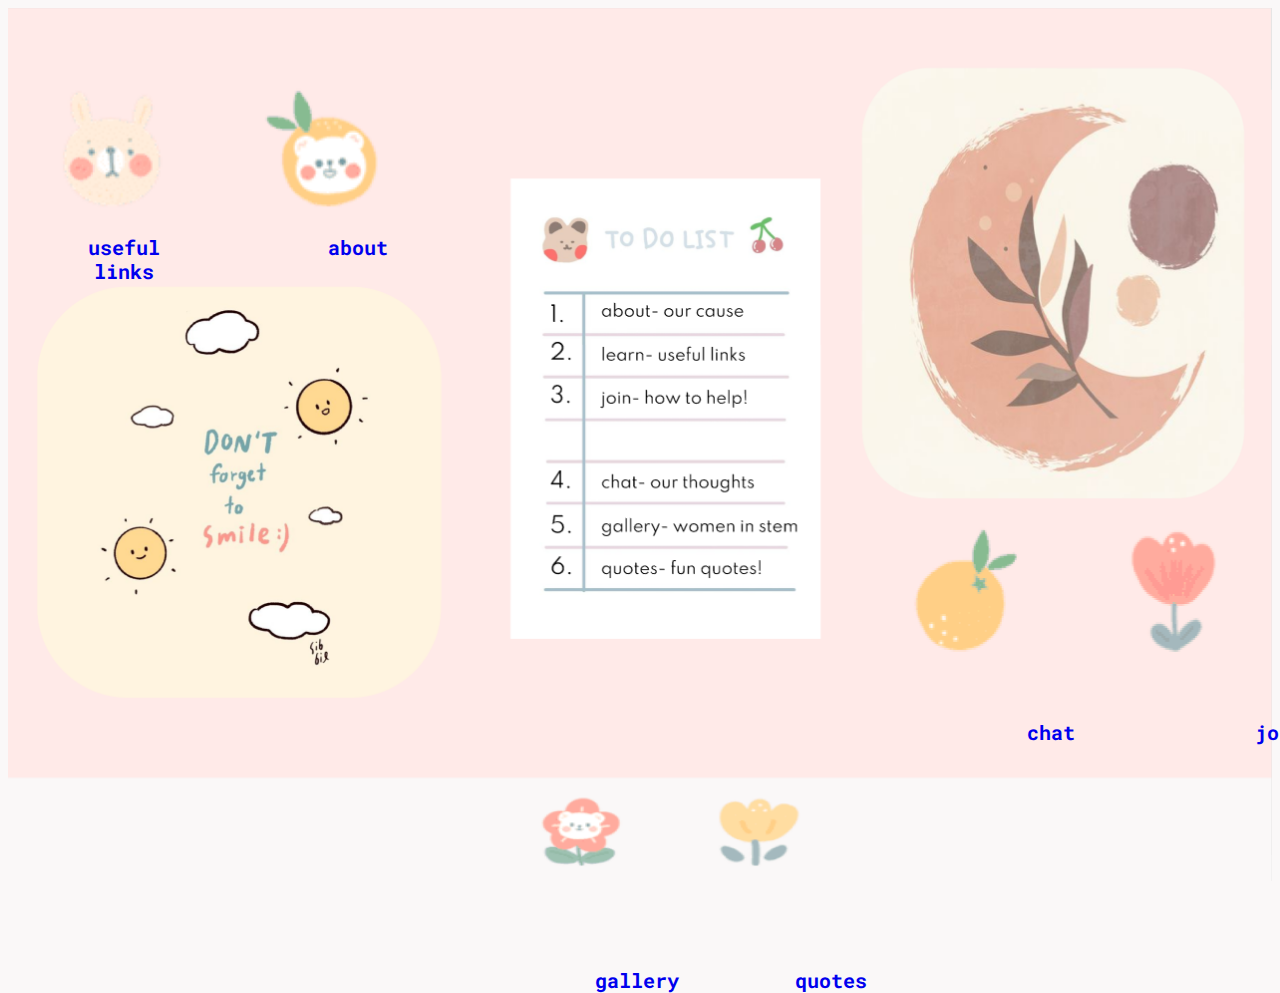
<file: index.html>
<!DOCTYPE html> 
<html lang="en">
    <head> 
        <meta charset="UTF-8">
        <title>Shea Butter Website</title> 
        <link rel="stylesheet" type="text/css" href="styles.css"> 
        <img id="backdrop" src="unknown.png" alt="backdrop">
        
        <!--fonts-->
        <link rel="preconnect" href="https://fonts.googleapis.com">
        <link rel="preconnect" href="https://fonts.gstatic.com" crossorigin>
        <link href="https://fonts.googleapis.com/css2?family=Roboto+Mono:wght@200&family=Spartan:wght@300&display=swap" rel="stylesheet">
    </head> 

    <body>
        <div class="app" id="about">
            <p id="aboutus"><a class="link" a href="Aboutus.html">about</a></p>
        </div> 
        <div class="app" id="useful links"></div> 
                <p id="Useful"><a class="link" href="learn.html">useful links</a></p>
        <div class="app" id="how to help"></div> 
              <p id="howtohelpp"><a class="link" href="join.html">join</a></p>
        <div class="app" id="chat"></div> 
              <p id="chatp"><a class="link" href="chat.html">chat</a></p>
        <div class="app" id="gallery"></div> 
                  <p id=galleryp><a class="link" href="gallery.html">gallery</a></p>
        <div class="app" id="quotes"></div>
                  <p id="quotesp"><a class="link" href="Quotespage.html">quotes</a></p>
    </body> 
       
 </html>
</file>
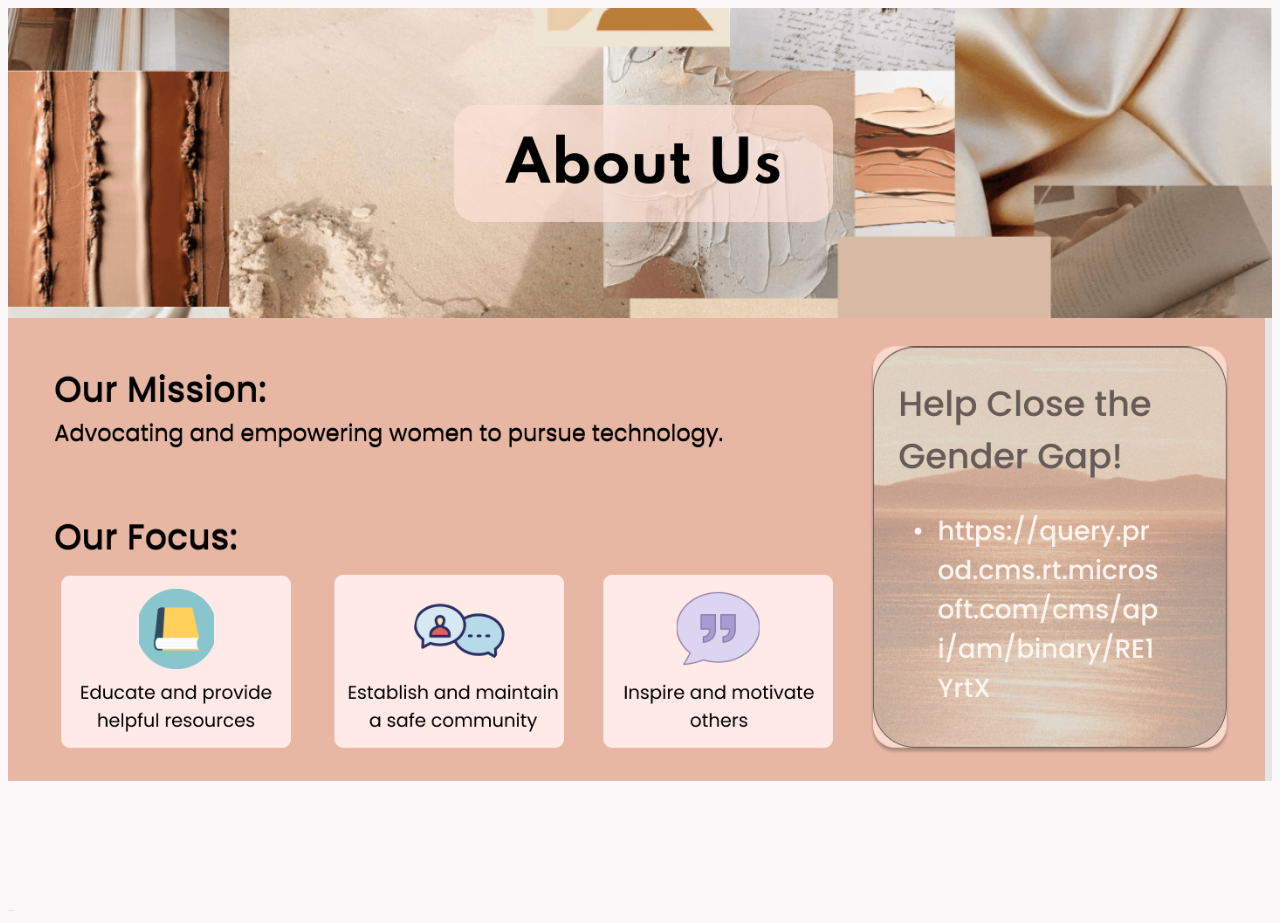
<file: Aboutus.html>
<!DOCTYPE html> 
<html lang="en">
    <head> 
        <meta charset="UTF-8">
        <title>Shea Butter Website</title> 
        <link rel="stylesheet" type="text/css" href="styles.css"> 
        <img id="aboutuspic" src="Aboutus.png" alt="aboutus">
        
        <!--fonts-->
        <link rel="preconnect" href="https://fonts.googleapis.com">
        <link rel="preconnect" href="https://fonts.gstatic.com" crossorigin>
        <link href="https://fonts.googleapis.com/css2?family=Roboto+Mono:wght@200&family=Spartan:wght@300&display=swap" rel="stylesheet">
    </head> 

    <body>
       
    </body> 
       
 </html>
</file>
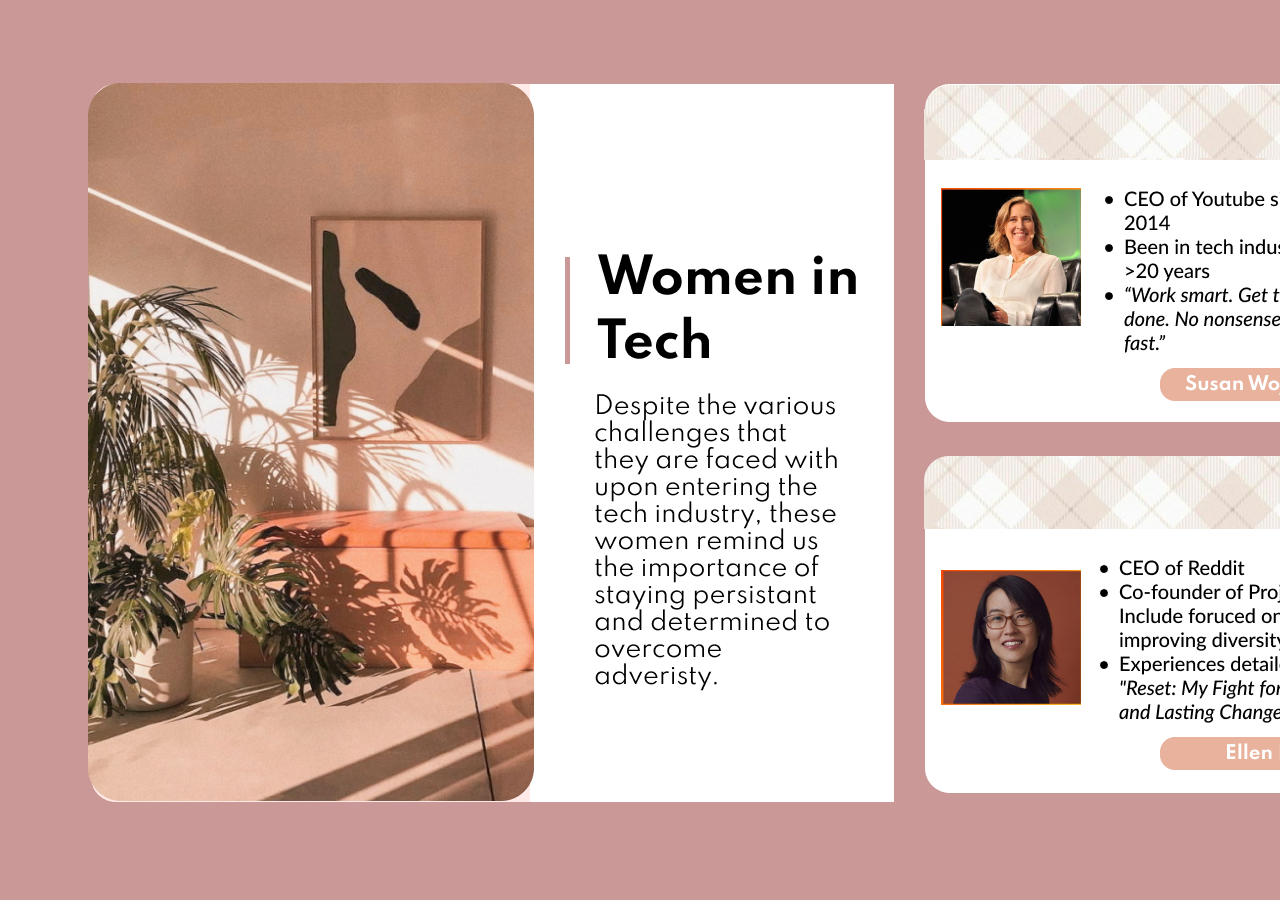
<file: gallery.html>
<!DOCTYPE html>
<html lang="en">
    <head>
        <meta charset="UTF-8">
        <title>Gallery</title>
    </head>

    <body style="background-color: #CA9997; background-size: cover">
        <img src="gallery-img.png" alt="gallery-img">

    </body>
</html>
</file>
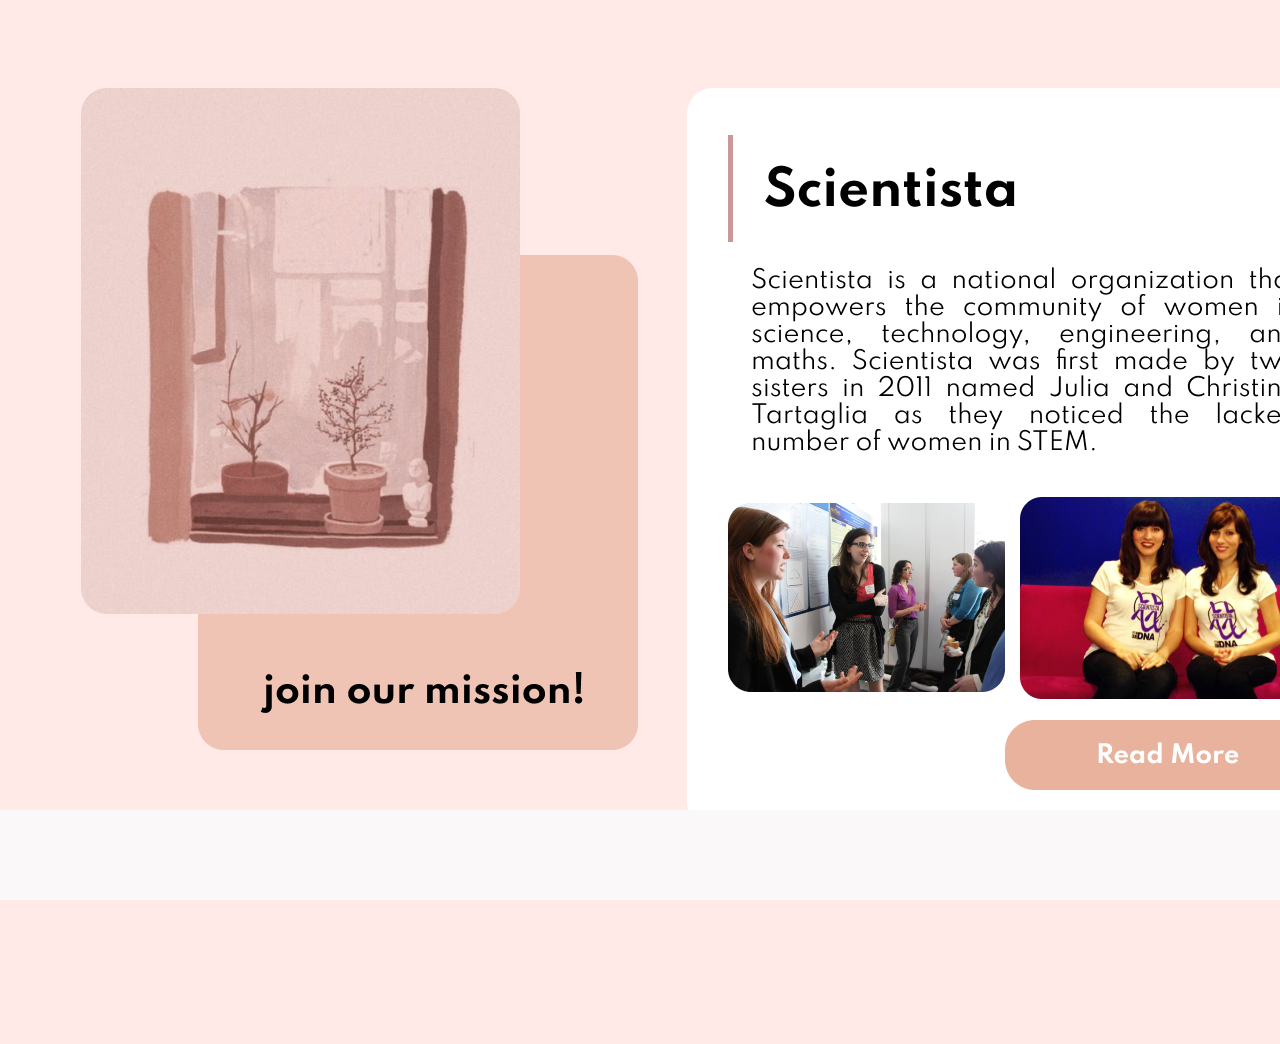
<file: join.html>
<!DOCTYPE html>
<html lang="en">
    <head>
        <meta charset="UTF-8">
        <title>Join</title>
        <style>

        </style>
    </head>
    <body style="background-color: #FFEAE8; background-size: cover">
        <img src="join-img.png" alt="join-img">
        <div style="position: fixed; bottom: 0; right: 0; left: 0; background-color: #FAF8F8; height: 70px; border: 10px solid #FAF8F8";>

        </div>
    </body>
</html>
</file>
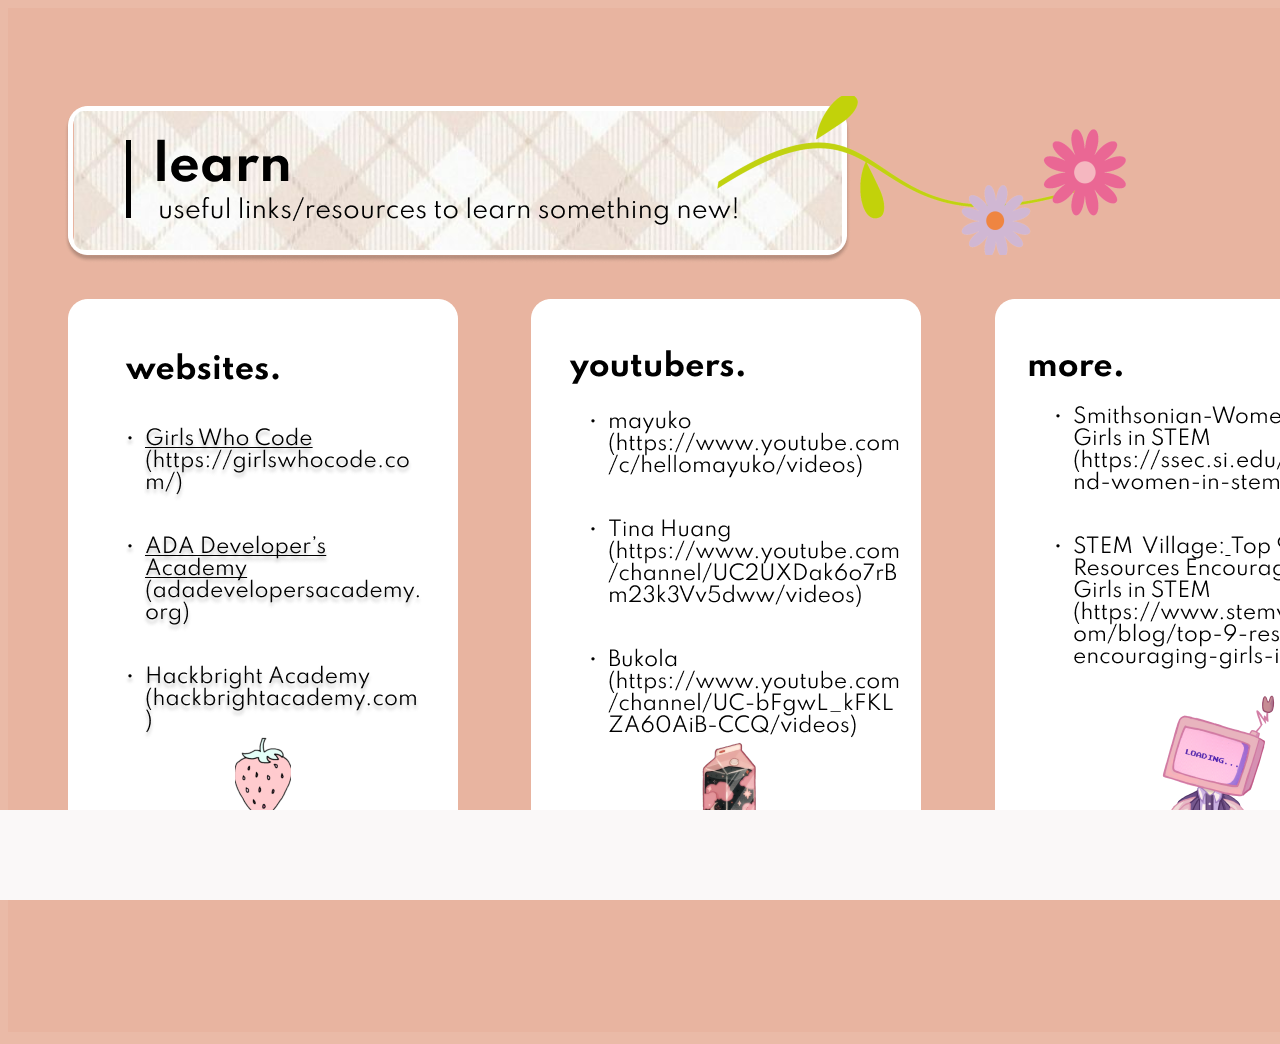
<file: learn.html>
<!DOCTYPE html>
<html lang="en">
    <head>
        <meta charset="UTF-8">
        <title>Learn</title>
        <style>

        </style>
    </head>
    <body style="background-color: #EABAA7; background-size: cover">
        <img src="learn-img.png" alt="learn-img">
        <div style="position: fixed; bottom: 0; right: 0; left: 0; background-color: #FAF8F8; height: 70px; border: 10px solid #FAF8F8";>

        </div>
    </body>
</html>
</file>
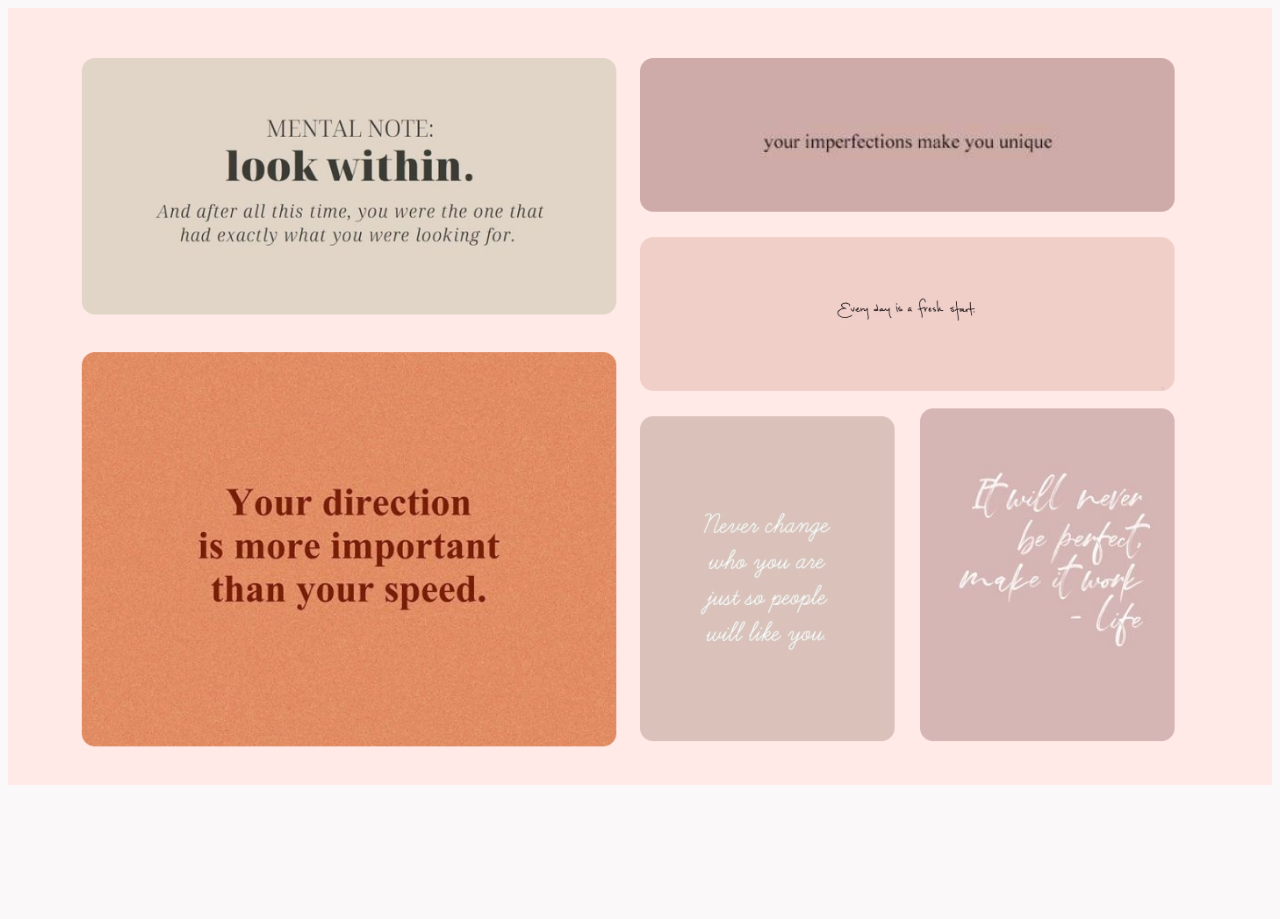
<file: Quotespage.html>
<!DOCTYPE html> 
<html lang="en">
    <head> 
        <meta charset="UTF-8">
        <title>Shea Butter Website</title> 
        <link rel="stylesheet" type="text/css" href="styles.css"> 
        <img id="quotespage" src="Quotespage.png" alt="should be quotes here">
        
        <!--fonts-->
        <link rel="preconnect" href="https://fonts.googleapis.com">
        <link rel="preconnect" href="https://fonts.gstatic.com" crossorigin>
        <link href="https://fonts.googleapis.com/css2?family=Roboto+Mono:wght@200&family=Spartan:wght@300&display=swap" rel="stylesheet">
    </head> 

    <body>
       
    </body> 
       
 </html>
</file>
<file: styles.css>
body {
    background-color: #FAF8F8;
}
#backdrop {
    width: 100%;
}

#Useful {
    position: absolute;
    width: 117px;
    height: 25px;
    left: 65px;
    top: 215px;
    font-family: "Roboto Mono";
    font-style: normal;
    font-weight: bold;
    font-size: 20px;
    line-height: 24px;
    color: #000000;
    text-align: center;
}

#aboutus{
    position: absolute;
    width: 117px;
    height: 25px;
    left: 328px;
    top: 215px;
    font-family: "Roboto Mono";
    font-style: normal;
    font-weight: bold;
    font-size: 20px;
    line-height: 24px;
    color: #000000;
}

#galleryp {
    position: absolute;
    width: 117px;
    height: 25px;
    left: 595px;
    top: 948px;
    font-family: "Roboto Mono";
    font-style: normal;
    font-weight: bold;
    font-size: 20px;
    line-height: 24px;
    color: #000000;
}

#quotesp {
    position: absolute;
    width: 117px;
    height: 25px;
    left: 795px;
    top: 948px;
    font-family: "Roboto Mono";
    font-style: normal;
    font-weight: bold;
    font-size: 20px;
    line-height: 24px;
    color: #000000;
}

#chatp {
    position: absolute;
    width: 117px;
    height: 2px;
    left: 1027px;
    top: 700px;
    font-family: "Roboto Mono";
    font-style: normal;
    font-weight: bold;
    font-size: 20px;
    line-height: 24px;

    color: #000000;
}

#howtohelpp {
    position: absolute;
    width: 117px;
    height: 25px;
    left: 1255px;
    top: 700px;
    font-family: "Roboto Mono";
    font-style: normal;
    font-weight: bold;
    font-size: 20px;
    line-height: 24px;
    color: #000000;
}

.link {
    text-decoration: none;
}

/*quotespage*/

#quotespage {
    width: 100%;
}

/*Chat*/
#Chatpic {
    width: 100%;
    height: auto;
}
/*about us*/
#aboutuspic {
    width: 100%;
}
</file>
